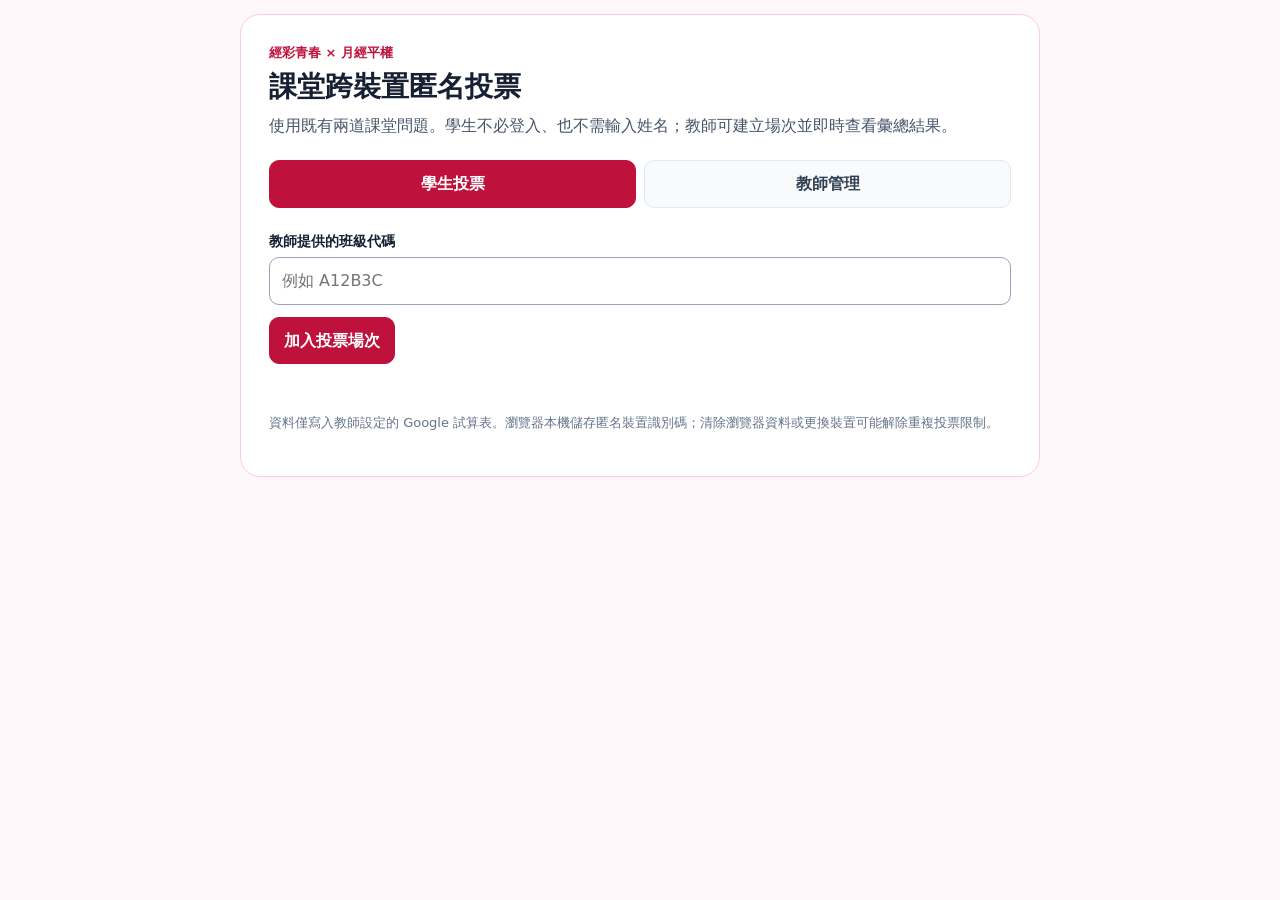
<file: apps-script/VoteApp.html>
<!DOCTYPE html>
<html lang="zh-TW">
<head>
  <meta charset="utf-8">
  <base target="_top">
  <meta name="viewport" content="width=device-width, initial-scale=1">
  <title>月經平權｜跨裝置匿名投票</title>
  <style>
    :root { color-scheme: light; --rose:#be123c; --soft:#fff1f2; --ink:#172033; --muted:#475569; --line:#e2e8f0; --teal:#0f766e; }
    *{box-sizing:border-box} html{scroll-behavior:smooth}
    body{margin:0;padding:14px 10px;background:#fff8fa;color:var(--ink);font:16px/1.6 system-ui,-apple-system,"Noto Sans TC",sans-serif}
    main{max-width:800px;margin:0 auto;background:white;border:1px solid #fecdd3;border-radius:20px;padding:clamp(16px,3vw,28px)}
    h1{font-size:clamp(20px,3vw,28px);line-height:1.35;margin:0 0 7px}h2{font-size:19px;margin:0 0 10px}h3{font-size:16px;margin:0 0 10px}
    p{margin:7px 0 14px;color:var(--muted)}.eyebrow{font-size:13px;color:var(--rose);font-weight:700;margin-bottom:4px}
    .tabs{display:flex;gap:8px;margin:22px 0}.tabs button{flex:1;background:#f8fafc;color:#334155;border:1px solid var(--line)}
    .tabs button[aria-selected="true"]{background:var(--rose);border-color:var(--rose);color:white}
    .field{display:grid;gap:5px;margin:12px 0}.field label{font-weight:700;font-size:14px}
    input{width:100%;min-height:44px;border:1px solid #94a3b8;border-radius:10px;padding:10px 12px;font:inherit;outline-offset:2px}
    input:focus-visible,button:focus-visible{outline:3px solid var(--teal);outline-offset:3px}
    button{padding:10px 14px;min-height:44px;border:1px solid #fecdd3;border-radius:10px;background:white;color:#881337;font:inherit;font-weight:700;cursor:pointer}
    button:hover{background:var(--soft)}button:disabled{opacity:.5;cursor:not-allowed}
    .primary{background:var(--rose);border-color:var(--rose);color:#fff}.primary:hover{background:#9f1239}
    .row{display:flex;gap:10px;flex-wrap:wrap;align-items:center}
    .card{padding:16px;border:1px solid var(--line);border-radius:15px;margin:14px 0}
    .muted{font-size:13px;color:#64748b}.notice{background:#f1f5f9;border-radius:11px;padding:12px 14px;font-size:14px}
    .badge{display:inline-block;background:#ccfbf1;color:#115e59;border-radius:99px;padding:4px 10px;font-size:12px;font-weight:700}
    .badge.closed{background:#f1f5f9;color:#475569}
    .question{margin:20px 0;padding:17px;background:#f8fafc;border:1px solid var(--line);border-radius:15px}
    .question h3{line-height:1.55}
    .option{display:block;width:100%;text-align:left;background:white;color:#334155;margin:8px 0;border:1px solid #cbd5e1;font-weight:500}
    .option.chosen{border-color:var(--teal);background:#ccfbf1;color:#115e59;font-weight:700}
    .status{margin-top:14px;min-height:28px;font-size:14px;color:#0f766e;font-weight:600;white-space:pre-wrap}
    .status.error{color:#b91c1c}
    .stats-grid{display:grid;grid-template-columns:repeat(auto-fit,minmax(250px,1fr));gap:12px}
    .stat{border:1px solid var(--line);border-radius:15px;padding:14px}
    .bar-row{display:grid;grid-template-columns:22px minmax(0,1fr) auto;align-items:center;gap:8px;font-size:13px;margin:9px 0}
    .track{height:13px;border-radius:99px;overflow:hidden;background:#e2e8f0}
    .fill{height:100%;background:#be123c;border-radius:99px}
    .bar-row:nth-child(3) .fill{background:#0f766e}
    .bar-row:nth-child(4) .fill{background:#64748b}
    .session-list{margin:12px 0;display:grid;gap:7px}
    .session-list button{text-align:left;font-weight:500}
    .code{font-family:ui-monospace,monospace;font-size:22px;letter-spacing:3px;font-weight:800;color:#881337}
    [hidden]{display:none!important}
    @media(max-width:480px){body{padding:4px}main{border-radius:12px;padding:15px} .row>button{flex:1}}
    @media(prefers-reduced-motion:reduce){html{scroll-behavior:auto}}
  </style>
</head>
<body>
<main>
  <div class="eyebrow">經彩青春 × 月經平權</div>
  <h1>課堂跨裝置匿名投票</h1>
  <p>使用既有兩道課堂問題。學生不必登入、也不需輸入姓名；教師可建立場次並即時查看彙總結果。</p>
  <div class="tabs" role="tablist" aria-label="操作模式">
    <button type="button" role="tab" id="student-tab" aria-controls="student-panel" aria-selected="true">學生投票</button>
    <button type="button" role="tab" id="teacher-tab" aria-controls="teacher-panel" aria-selected="false">教師管理</button>
  </div>
  <section id="student-panel" role="tabpanel" aria-labelledby="student-tab">
    <div class="field"><label for="join-code">教師提供的班級代碼</label>
      <input id="join-code" maxlength="6" autocomplete="off" inputmode="text" placeholder="例如 A12B3C">
    </div>
    <button id="join-btn" type="button" class="primary">加入投票場次</button>
    <div id="room" hidden>
      <div class="card">
        <span id="room-status" class="badge">開放投票</span>
        <h2 id="room-name"></h2>
        <p class="muted">同一瀏覽器每題最多記錄一票；請勿輸入或分享個人姓名、學號。</p>
      </div>
      <section class="question" aria-labelledby="q1-title">
        <h3 id="q1-title">Q1. 你或你身邊的同學，曾有過「因為衛生棉不夠/省錢而減少更換頻率」的經驗嗎？</h3>
        <div id="question-1">
          <button type="button" class="option" data-q="1" data-option="a">經常或偶爾會有這種情況</button>
          <button type="button" class="option" data-q="1" data-option="b">從來沒有，補給都很充裕</button>
          <button type="button" class="option" data-q="1" data-option="c">不清楚 / 沒注意過</button>
        </div>
        <p id="answered-1" class="muted" aria-live="polite"></p>
      </section>
      <section class="question" aria-labelledby="q2-title">
        <h3 id="q2-title">Q2. 你認為學校提供免費衛生棉，放置在哪裡最合適？</h3>
        <div id="question-2">
          <button type="button" class="option" data-q="2" data-option="a">各樓層廁所內部（包含女廁與無性別廁所）</button>
          <button type="button" class="option" data-q="2" data-option="b">健康中心 / 保健室</button>
          <button type="button" class="option" data-q="2" data-option="c">班級導師櫃或教官室</button>
        </div>
        <p id="answered-2" class="muted" aria-live="polite"></p>
      </section>
      <p class="notice">個別作答不公開，僅教師端可讀取該場次的彙總統計。本系統使用瀏覽器匿名識別碼降低重複投票，不能保證不同裝置之間嚴格一人一票。</p>
    </div>
  </section>
  <section id="teacher-panel" role="tabpanel" aria-labelledby="teacher-tab" hidden>
    <div class="field"><label for="teacher-secret">教師管理密語</label>
      <input id="teacher-secret" type="password" autocomplete="off" placeholder="Apps Script 已設定的管理密語">
    </div>
    <div class="field"><label for="class-label">班級標籤（不填學生個資）</label>
      <input id="class-label" maxlength="35" value="課堂投票" placeholder="例如：高中月經平權課堂">
    </div>
    <div class="row">
      <button type="button" id="create-btn" class="primary">建立新場次</button>
      <button type="button" id="sessions-btn">查看既有場次</button>
    </div>
    <div id="teacher-room" hidden class="card">
      <p>目前場次</p>
      <div class="code" id="teacher-code"></div>
      <p id="teacher-room-label"></p>
      <div class="row">
        <span id="teacher-open" class="badge">開放投票</span>
        <button type="button" id="close-btn">結束本場次</button>
        <button type="button" id="refresh-btn">立即刷新統計</button>
      </div>
      <p class="muted">教師端每 10 秒自動刷新統計；學生端送出時立即寫入試算表。</p>
    </div>
    <div id="sessions" class="session-list" aria-live="polite"></div>
    <div id="stats" class="stats-grid" aria-live="polite"></div>
  </section>
  <div id="feedback" class="status" role="status" aria-live="polite"></div>
  <p class="muted">資料僅寫入教師設定的 Google 試算表。瀏覽器本機儲存匿名裝置識別碼；清除瀏覽器資料或更換裝置可能解除重複投票限制。</p>
</main>
<script>
(function () {
  'use strict';
  const $ = id => document.getElementById(id);
  const choices = ['a','b','c'];
  const state = { code:'', open:false, voted:{}, token:'', adminCode:'', timer:null, busy:false };
  const store = {
    get(k){try{return localStorage.getItem(k)}catch(e){return null}},
    set(k,v){try{localStorage.setItem(k,v)}catch(e){}}
  };
  function makeToken() {
    if (typeof crypto !== 'undefined' && typeof crypto.randomUUID === 'function') return crypto.randomUUID();
    const x = new Uint8Array(32);
    if (typeof crypto === 'undefined' || !crypto.getRandomValues) throw Error('瀏覽器不支援安全匿名識別碼，無法投票。');
    crypto.getRandomValues(x);
    return Array.from(x,n=>n.toString(16).padStart(2,'0')).join('');
  }
  function token() {
    if (!state.token) {
      state.token = store.get('lifeCostVoterId') || makeToken();
      store.set('lifeCostVoterId',state.token);
    }
    return state.token;
  }
  function call(name,...args){
    return new Promise((resolve,reject)=>{
      google.script.run.withSuccessHandler(resolve).withFailureHandler(err=>reject(new Error(err && err.message ? err.message : String(err))))[name](...args);
    });
  }
  function notify(message,error=false){
    $('feedback').textContent=message;
    $('feedback').classList.toggle('error',Boolean(error));
  }
  function teacherSecret(){return $('teacher-secret').value.trim()}
  function teacherCheck(){
    if(teacherSecret().length < 16)throw Error('請輸入已設定的教師管理密語（至少 16 字元）。');
    return teacherSecret();
  }
  function renderStudent(){
    const voted=state.voted;
    $('room').hidden=!state.code;
    $('room-name').textContent=state.code + '｜' + (state.label || '課堂投票');
    $('room-status').textContent=state.open?'開放投票':'本場次已結束';
    $('room-status').classList.toggle('closed',!state.open);
    [1,2].forEach(q=>{
      const selected=voted[String(q)] || null;
      document.querySelectorAll('[data-q="'+q+'"]').forEach(button=>{
        button.disabled=!state.open || Boolean(selected) || state.busy;
        button.classList.toggle('chosen',selected===button.dataset.option);
        button.setAttribute('aria-pressed',String(selected===button.dataset.option));
      });
      $('answered-'+q).textContent=selected?'本題已完成投票，不可修改。':(state.open?'本題尚未作答。':'投票已結束。');
    });
  }
  function renderStats(payload){
    $('teacher-room').hidden=false;
    state.adminCode=payload.room.code;
    $('teacher-code').textContent=payload.room.code;
    $('teacher-room-label').textContent=payload.room.label;
    $('teacher-open').textContent=payload.room.open?'開放投票':'已結束';
    $('teacher-open').classList.toggle('closed',!payload.room.open);
    $('close-btn').disabled=!payload.room.open;
    const mount=$('stats'); mount.replaceChildren();
    [1,2].forEach(q=>{
      const data=payload.questions[q];
      const card=document.createElement('div');card.className='stat';
      const title=document.createElement('h3');title.textContent='第 '+q+' 題 · 已投 '+data.total+' 票';
      card.append(title);
      choices.forEach(option=>{
        const count=Number(data[option]||0);
        const pct=data.total?Math.round(count/data.total*100):0;
        const row=document.createElement('div');row.className='bar-row';
        const label=document.createElement('strong');label.textContent=option.toUpperCase();
        const track=document.createElement('div');track.className='track';
        const fill=document.createElement('div');fill.className='fill';fill.style.width=pct+'%';
        track.append(fill);
        const value=document.createElement('span');value.textContent=count+' 票 · '+pct+'%';
        row.append(label,track,value);card.append(row);
      });
      mount.append(card);
    });
  }
  async function join(){
    try{
      notify('正在驗證班級代碼…');
      const code=$('join-code').value.trim().toUpperCase();
      state.code='';
      const joined=await call('studentJoin',code,token());
      Object.assign(state,{code:joined.code,label:joined.label,open:joined.open,voted:joined.voted || {}});
      renderStudent();notify('已加入場次 '+state.code+'。');
    }catch(e){notify(e.message,true);}
  }
  async function vote(question,option){
    if(state.busy||!state.code||!state.open||state.voted[String(question)])return;
    state.busy=true;renderStudent();notify('正在送出投票…');
    try{
      const result=await call('studentVote',state.code,question,option,token());
      state.voted=result.voted || {};
      notify(result.note || '投票完成。');
    }catch(e){notify(e.message,true);}finally{state.busy=false;renderStudent();}
  }
  async function showSessions(){
    try{
      notify('讀取場次中…');
      const items=await call('teacherListSessions',teacherCheck());
      const mount=$('sessions');mount.replaceChildren();
      if(!items.length){mount.textContent='尚無投票場次。';}
      items.forEach(item=>{
        const btn=document.createElement('button');btn.type='button';
        btn.textContent=item.code+'｜'+item.label+'｜'+(item.open?'開放':'已結束');
        btn.addEventListener('click',()=>selectSession(item.code));
        mount.append(btn);
      });
      notify('場次列表已更新。');
    }catch(e){notify(e.message,true);}
  }
  async function create(){
    try{
      notify('建立投票場次中…');
      const session=await call('teacherCreateSession',teacherCheck(),$('class-label').value);
      await selectSession(session.code);
      notify('新場次 '+session.code+' 已建立。請提供代碼給學生。');
    }catch(e){notify(e.message,true);}
  }
  async function selectSession(code){
    try{
      const data=await call('teacherStats',teacherCheck(),code);
      renderStats(data);
      beginPolling();
      notify('場次 '+code+' 已載入。');
    }catch(e){notify(e.message,true);}
  }
  async function refresh(){
    if(!state.adminCode || document.hidden || $('teacher-panel').hidden)return;
    try{renderStats(await call('teacherStats',teacherCheck(),state.adminCode));}
    catch(e){notify(e.message,true);}
  }
  function beginPolling(){
    if(state.timer)clearInterval(state.timer);
    state.timer=setInterval(refresh,10000);
  }
  async function closeSession(){
    if(!state.adminCode||!confirm('確定結束 '+state.adminCode+' 場次？結束後學生將無法再投票。'))return;
    try{
      await call('teacherCloseSession',teacherCheck(),state.adminCode);
      await selectSession(state.adminCode);
      notify('場次已結束。');
    }catch(e){notify(e.message,true);}
  }
  function tab(role){
    const student=role==='student';
    $('student-tab').setAttribute('aria-selected',String(student));
    $('teacher-tab').setAttribute('aria-selected',String(!student));
    $('student-panel').hidden=!student;$('teacher-panel').hidden=student;
    if(!student && state.adminCode)refresh();
  }
  $('student-tab').addEventListener('click',()=>tab('student'));
  $('teacher-tab').addEventListener('click',()=>tab('teacher'));
  $('join-btn').addEventListener('click',join);
  $('join-code').addEventListener('keydown',e=>{if(e.key==='Enter')join();});
  document.querySelectorAll('[data-q]').forEach(button=>button.addEventListener('click',()=>vote(Number(button.dataset.q),button.dataset.option)));
  $('create-btn').addEventListener('click',create);
  $('sessions-btn').addEventListener('click',showSessions);
  $('close-btn').addEventListener('click',closeSession);
  $('refresh-btn').addEventListener('click',refresh);
  window.addEventListener('visibilitychange',()=>{if(!document.hidden)refresh();});
})();
</script>
</body>
</html>
</file>
